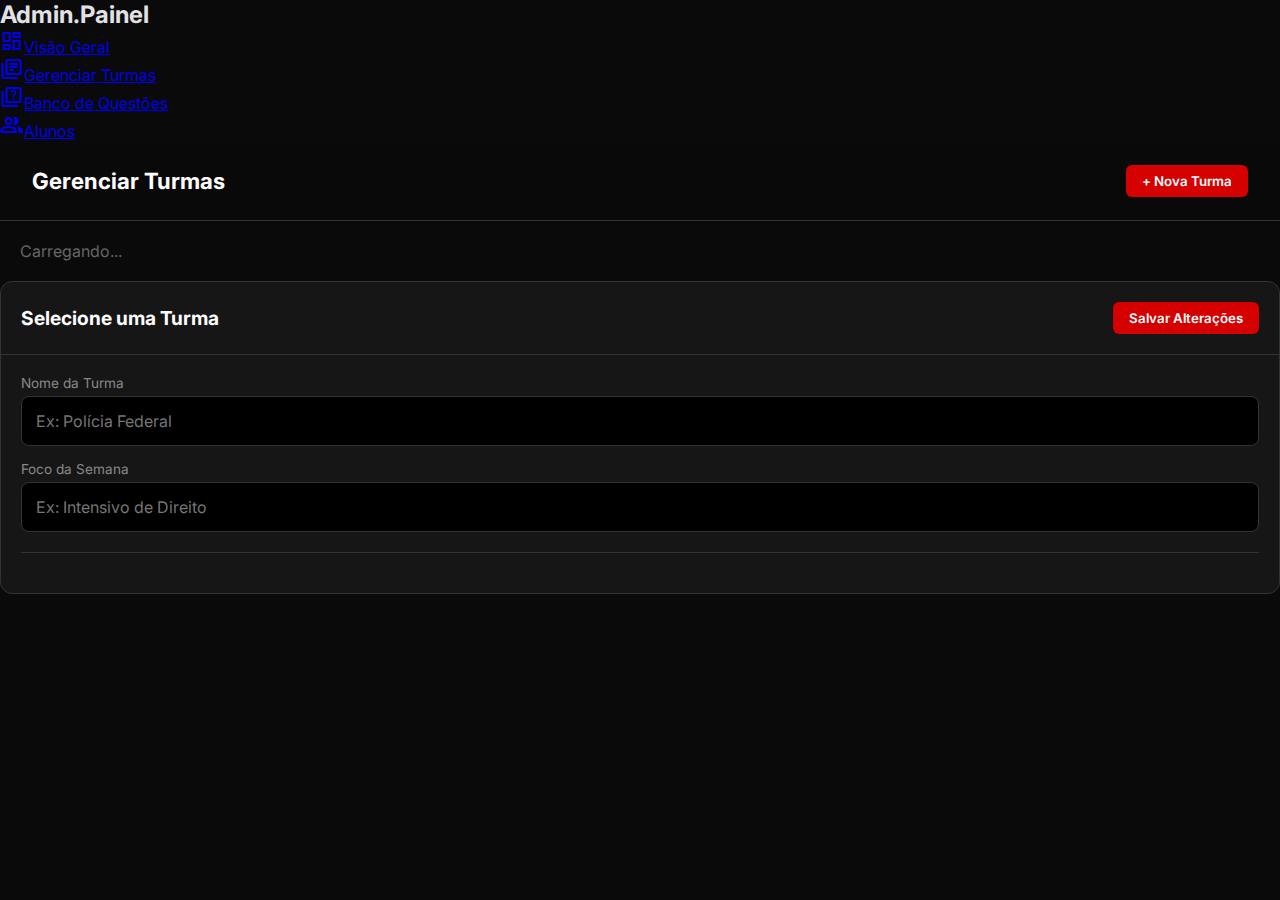
<file: admin_content.html>
<!DOCTYPE html>
<html lang="pt-BR">
<head>
    <meta charset="UTF-8">
    <title>Gerenciar Turmas</title>
    <link rel="stylesheet" href="css/style.css">
    <link rel="stylesheet" href="css/admin.css">
    <link href="https://fonts.googleapis.com/css2?family=Inter:wght@400;600;700&display=swap" rel="stylesheet">
    <link rel="stylesheet" href="https://fonts.googleapis.com/css2?family=Material+Symbols+Outlined:opsz,wght,FILL,GRAD@24,400,0,0" />
</head>
<body>
    <div class="admin-container">
        <aside class="sidebar">
            <div class="logo-area"><h2>Admin<span class="highlight">.Painel</span></h2></div>
            <ul class="nav-links">
                <li><a href="admin_dashboard.html"><span class="material-symbols-outlined">dashboard</span>Visão Geral</a></li>
                <li class="active"><a href="admin_content.html"><span class="material-symbols-outlined">library_books</span>Gerenciar Turmas</a></li>
                <li><a href="admin_questions.html"><span class="material-symbols-outlined">quiz</span>Banco de Questões</a></li>
                <li><a href="admin_students.html"><span class="material-symbols-outlined">group</span>Alunos</a></li>
            </ul>
        </aside>

        <main class="content-area">
            <header class="admin-header">
                <h1>Gerenciar Turmas</h1>
                <button class="btn-save">+ Nova Turma</button>
            </header>

            <div class="split-view">
                <div class="list-panel">
                    <div id="admin-turmas-list">
                        <p style="padding:20px; color:#666">Carregando...</p>
                    </div>
                </div>

                <div class="editor-panel">
                    <div class="editor-top">
                        <h2 id="editor-turma-nome">Selecione uma Turma</h2>
                        <button class="btn-save">Salvar Alterações</button>
                    </div>
                    <div class="editor-scroll">
                        <div class="input-group">
                            <label>Nome da Turma</label>
                            <input type="text" placeholder="Ex: Polícia Federal">
                        </div>
                        <div class="input-group">
                            <label>Foco da Semana</label>
                            <input type="text" placeholder="Ex: Intensivo de Direito">
                        </div>
                        <hr style="border:0; border-top:1px solid #333; margin:20px 0;">
                        </div>
                </div>
            </div>
        </main>
    </div>
    <script type="module" src="js/admin.js"></script>
</body>
</html>
</file>
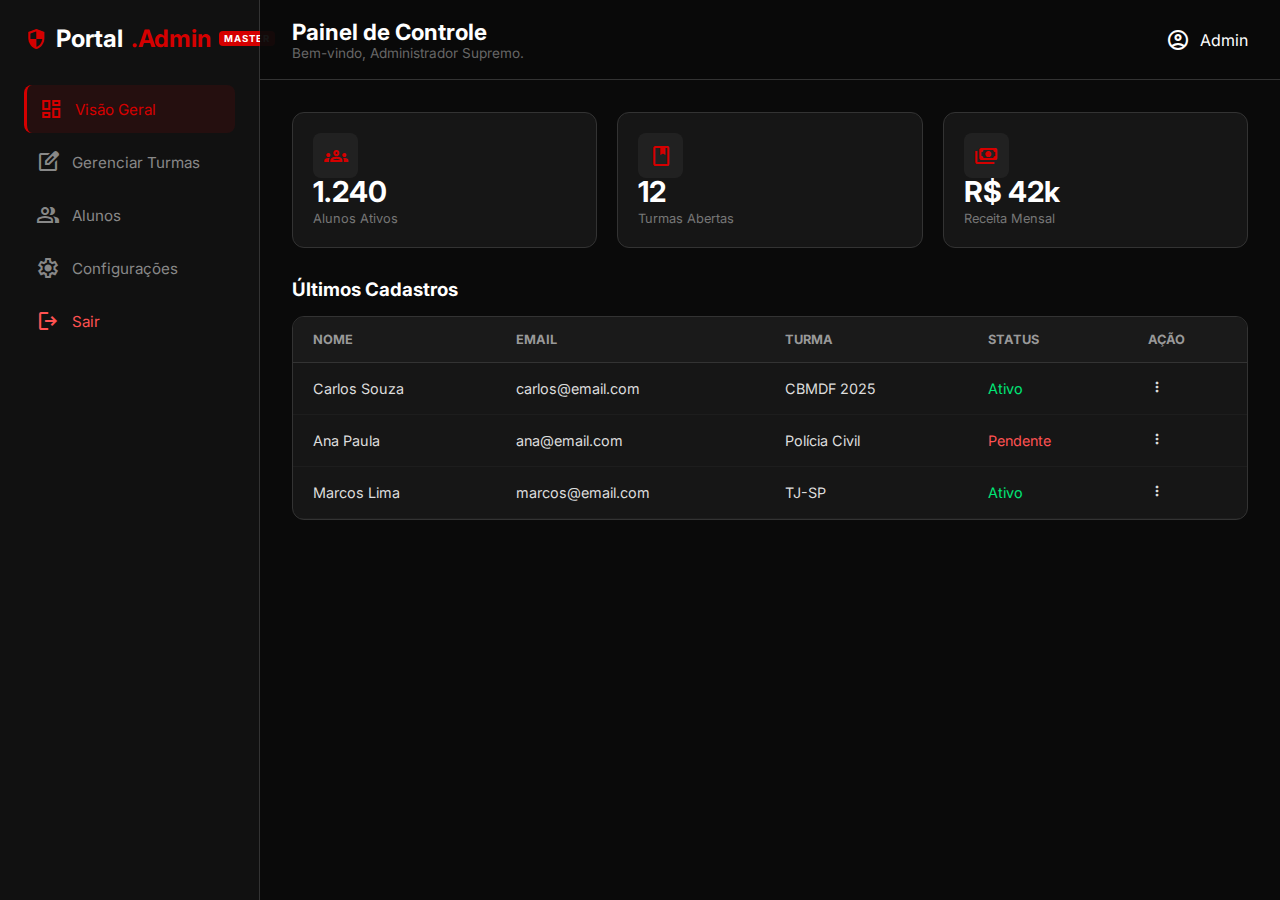
<file: admin_dashboard.html>
<!DOCTYPE html>
<html lang="pt-BR">

<head>
    <meta charset="UTF-8">
    <title>Dashboard Mestre - Admin</title>
    <link rel="stylesheet" href="css/style.css">
    <link rel="stylesheet" href="css/admin.css">
    <link rel="stylesheet"
        href="https://fonts.googleapis.com/css2?family=Material+Symbols+Outlined:opsz,wght,FILL,GRAD@24,400,0,0" />
    <link href="https://fonts.googleapis.com/css2?family=Inter:wght@400;600;700&display=swap" rel="stylesheet">
</head>

<body>

    <div class="admin-layout">

        <aside class="admin-sidebar">
            <div class="admin-logo">
                <span class="material-symbols-outlined" style="color:var(--admin-accent)">security</span>
                Portal<span style="color:var(--admin-accent)">.Admin</span>
                <span class="tag-adm">MASTER</span>
            </div>

            <ul class="admin-nav">
                <li class="active"><a href="admin_dashboard.html"><span
                            class="material-symbols-outlined">dashboard</span>Visão Geral</a></li>
                <li><a href="admin_content.html"><span class="material-symbols-outlined">edit_square</span>Gerenciar
                        Turmas</a></li>
                <li><a href="#"><span class="material-symbols-outlined">group</span>Alunos</a></li>
                <li><a href="#"><span class="material-symbols-outlined">settings</span>Configurações</a></li>
                <li style="margin-top: auto;"><a href="index.html" style="color:#ff5252"><span
                            class="material-symbols-outlined">logout</span>Sair</a></li>
            </ul>
        </aside>

        <div class="admin-main">
            <header class="admin-header">
                <div>
                    <h1>Painel de Controle</h1>
                    <p>Bem-vindo, Administrador Supremo.</p>
                </div>
                <div style="display:flex; align-items:center; gap:10px; color:white">
                    <span class="material-symbols-outlined">account_circle</span> Admin
                </div>
            </header>

            <div class="admin-content-scroll">

                <div class="kpi-row">
                    <div class="kpi-box">
                        <div class="kpi-icon"><span class="material-symbols-outlined">groups</span></div>
                        <div class="kpi-info">
                            <h3>1.240</h3>
                            <span>Alunos Ativos</span>
                        </div>
                    </div>
                    <div class="kpi-box">
                        <div class="kpi-icon"><span class="material-symbols-outlined">class</span></div>
                        <div class="kpi-info">
                            <h3>12</h3>
                            <span>Turmas Abertas</span>
                        </div>
                    </div>
                    <div class="kpi-box">
                        <div class="kpi-icon"><span class="material-symbols-outlined">payments</span></div>
                        <div class="kpi-info">
                            <h3>R$ 42k</h3>
                            <span>Receita Mensal</span>
                        </div>
                    </div>
                </div>

                <h3 style="color:white; margin-bottom:15px">Últimos Cadastros</h3>
                <div class="table-wrapper">
                    <table class="adm-table">
                        <thead>
                            <tr>
                                <th>Nome</th>
                                <th>Email</th>
                                <th>Turma</th>
                                <th>Status</th>
                                <th>Ação</th>
                            </tr>
                        </thead>
                        <tbody>
                            <tr>
                                <td>Carlos Souza</td>
                                <td>carlos@email.com</td>
                                <td>CBMDF 2025</td>
                                <td style="color:#00e676">Ativo</td>
                                <td><span class="material-symbols-outlined"
                                        style="font-size:18px; cursor:pointer">more_vert</span></td>
                            </tr>
                            <tr>
                                <td>Ana Paula</td>
                                <td>ana@email.com</td>
                                <td>Polícia Civil</td>
                                <td style="color:#ff5252">Pendente</td>
                                <td><span class="material-symbols-outlined"
                                        style="font-size:18px; cursor:pointer">more_vert</span></td>
                            </tr>
                            <tr>
                                <td>Marcos Lima</td>
                                <td>marcos@email.com</td>
                                <td>TJ-SP</td>
                                <td style="color:#00e676">Ativo</td>
                                <td><span class="material-symbols-outlined"
                                        style="font-size:18px; cursor:pointer">more_vert</span></td>
                            </tr>
                        </tbody>
                    </table>
                </div>

            </div>
        </div>
    </div>

</body>

</html>
</file>
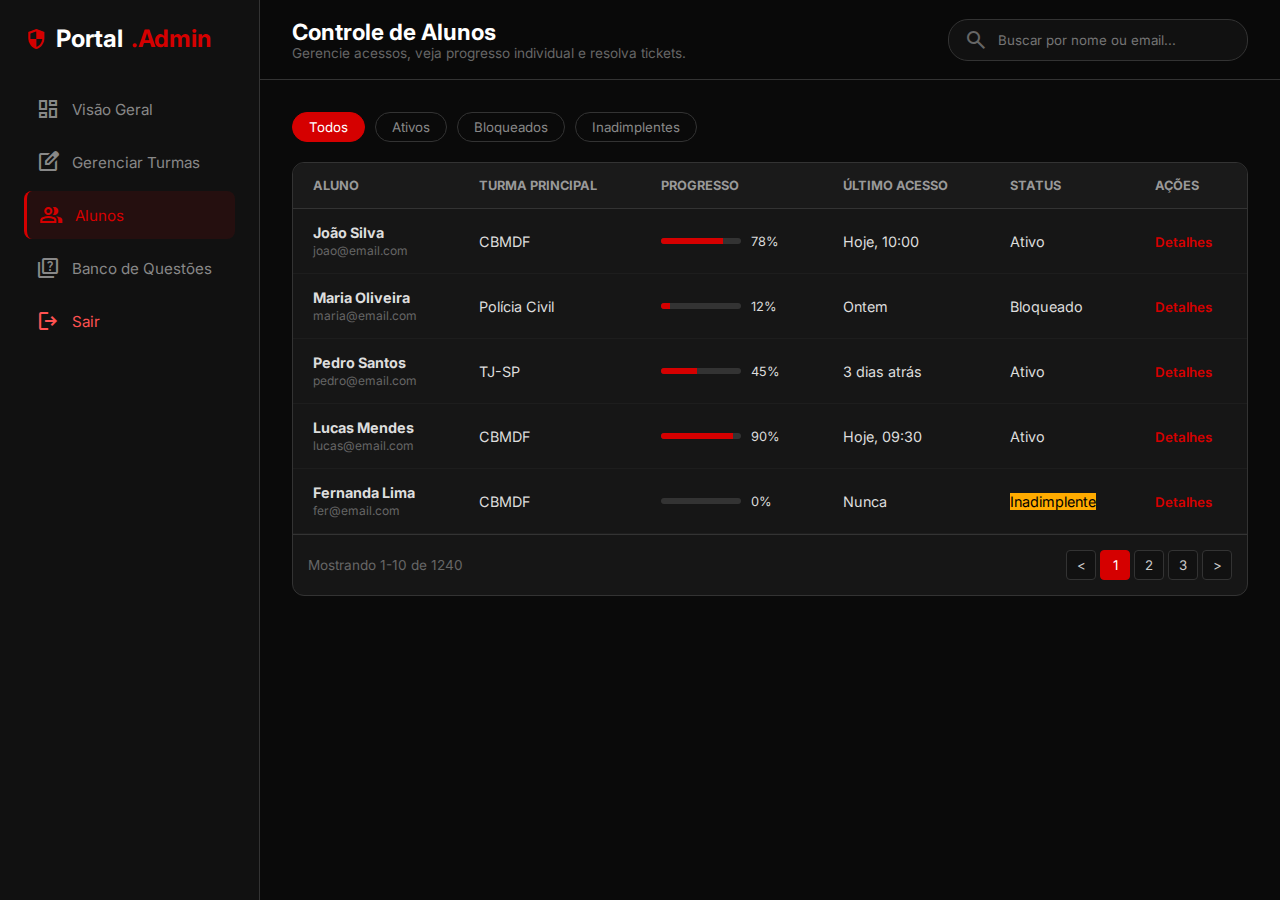
<file: admin_students.html>
<!DOCTYPE html>
<html lang="pt-BR">
<head>
    <meta charset="UTF-8">
    <title>Gerenciar Alunos - Admin</title>
    <link rel="stylesheet" href="css/style.css">
    <link rel="stylesheet" href="css/admin.css">
    <link rel="stylesheet" href="https://fonts.googleapis.com/css2?family=Material+Symbols+Outlined:opsz,wght,FILL,GRAD@24,400,0,0" />
    <link href="https://fonts.googleapis.com/css2?family=Inter:wght@400;600;700&display=swap" rel="stylesheet">
</head>
<body>

    <div class="admin-layout">
        
        <aside class="admin-sidebar">
            <div class="admin-logo">
                <span class="material-symbols-outlined" style="color:var(--admin-accent)">security</span>
                Portal<span style="color:var(--admin-accent)">.Admin</span>
            </div>
            <ul class="admin-nav">
                <li><a href="admin_dashboard.html"><span class="material-symbols-outlined">dashboard</span>Visão Geral</a></li>
                <li><a href="admin_content.html"><span class="material-symbols-outlined">edit_square</span>Gerenciar Turmas</a></li>
                <li class="active"><a href="admin_students.html"><span class="material-symbols-outlined">group</span>Alunos</a></li>
                <li><a href="admin_questions.html"><span class="material-symbols-outlined">quiz</span>Banco de Questões</a></li>
                <li style="margin-top: auto;"><a href="index.html" style="color:#ff5252"><span class="material-symbols-outlined">logout</span>Sair</a></li>
            </ul>
        </aside>
        

        <div class="admin-main">
            <header class="admin-header">
                <div>
                    <h1>Controle de Alunos</h1>
                    <p>Gerencie acessos, veja progresso individual e resolva tickets.</p>
                </div>
                <div class="search-box-admin">
                    <span class="material-symbols-outlined">search</span>
                    <input type="text" placeholder="Buscar por nome ou email...">
                </div>
            </header>

            <div class="admin-content-scroll">
                
                <div class="filter-bar">
                    <button class="filter-btn active">Todos</button>
                    <button class="filter-btn">Ativos</button>
                    <button class="filter-btn">Bloqueados</button>
                    <button class="filter-btn">Inadimplentes</button>
                </div>

                <div class="table-wrapper">
                    <table class="adm-table">
                        <thead>
                            <tr>
                                <th>Aluno</th>
                                <th>Turma Principal</th>
                                <th>Progresso</th>
                                <th>Último Acesso</th>
                                <th>Status</th>
                                <th>Ações</th>
                            </tr>
                        </thead>
                        <tbody id="lista-alunos-completa">
                            </tbody>
                    </table>
                    <div class="pagination">
                        <span>Mostrando 1-10 de 1240</span>
                        <div class="page-controls">
                            <button><</button>
                            <button class="active">1</button>
                            <button>2</button>
                            <button>3</button>
                            <button>></button>
                        </div>
                    </div>
                </div>

            </div>
        </div>
    </div>

    <div id="student-modal" class="modal-overlay">
        <div class="modal-card">
            <div class="modal-header">
                <h3>Detalhes do Aluno</h3>
                <span class="material-symbols-outlined close-modal">close</span>
            </div>
            <div class="modal-body">
                <div class="student-profile-header">
                    <div class="avatar-large">JS</div>
                    <div>
                        <h2>João Silva</h2>
                        <p>joao@email.com</p>
                        <span class="status-pill active">Ativo</span>
                    </div>
                </div>
                
                <div class="stats-mini-row">
                    <div class="stat-box-small">
                        <small>Média Geral</small>
                        <strong>78%</strong>
                    </div>
                    <div class="stat-box-small">
                        <small>Questões</small>
                        <strong>1.204</strong>
                    </div>
                    <div class="stat-box-small">
                        <small>Turma</small>
                        <strong>CBMDF</strong>
                    </div>
                </div>

                <hr class="modal-divider">

                <h4 style="color:#ddd; margin-bottom:10px">Ações Administrativas</h4>
                <div class="modal-actions">
                    <button class="btn-action secondary">Resetar Senha</button>
                    <button class="btn-action secondary">Ver Histórico</button>
                    <button class="btn-action danger">Bloquear Acesso</button>
                </div>
            </div>
        </div>
    </div>

    <script type="module" src="js/admin.js"></script>
</body>
</html>
</file>
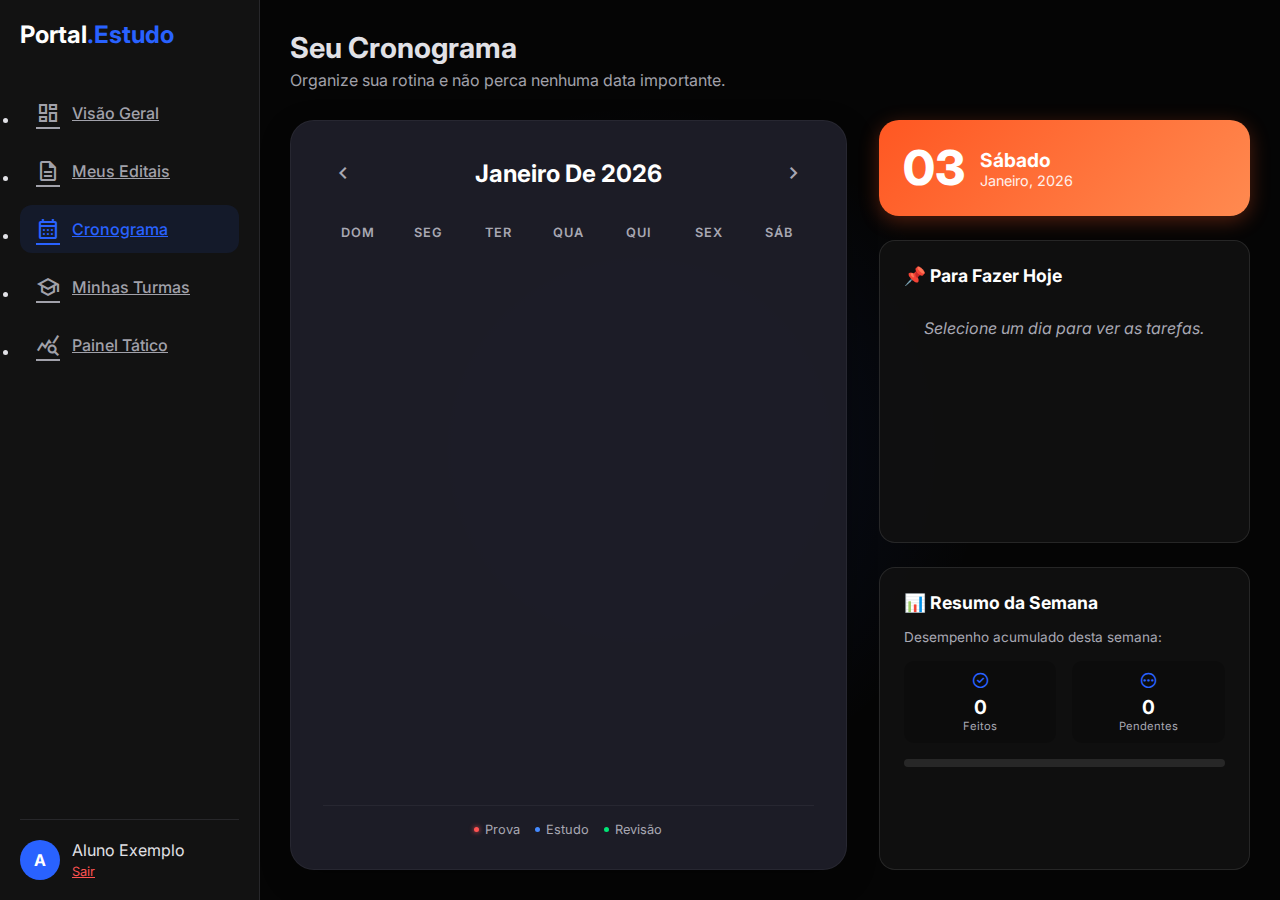
<file: cronograma.html>
<!DOCTYPE html>
<html lang="pt-BR">

<head>
    <meta charset="UTF-8">
    <meta name="viewport" content="width=device-width, initial-scale=1.0">
    <title>Cronograma - Portal de Estudos</title>
    <link rel="stylesheet" href="css/style.css">
    <link rel="stylesheet" href="css/dashboard.css">
    <link rel="stylesheet" href="css/cronograma.css">

    <link href="https://fonts.googleapis.com/css2?family=Inter:wght@400;600;700&display=swap" rel="stylesheet">
    <link rel="stylesheet"
        href="https://fonts.googleapis.com/css2?family=Material+Symbols+Outlined:opsz,wght,FILL,GRAD@24,400,0,0" />
</head>

<body>
    <div class="background-blur dashboard-blur"></div>
    <div class="app-container">

        <nav class="sidebar">
            <div class="logo-area">
                <h2>Portal<span class="highlight">.Estudo</span></h2>
            </div>
            <ul class="nav-links">
                <li><a href="dashboard.html"><span class="material-symbols-outlined">dashboard</span>Visão Geral</a>
                </li>
                <li><a href="editais.html"><span class="material-symbols-outlined">description</span>Meus Editais</a>
                </li>
                <li class="active"><a href="cronograma.html"><span
                            class="material-symbols-outlined">calendar_month</span>Cronograma</a></li>
                <li><a href="turmas.html"><span class="material-symbols-outlined">school</span>Minhas Turmas</a></li>
                <li><a href="dashboard.html"><span class="material-symbols-outlined">query_stats</span>Painel Tático</a>
                </li>
            </ul>
            <div class="user-profile">
                <div class="avatar-circle">A</div>
                <div class="user-info">
                    <p class="user-name">Aluno Exemplo</p>
                    <a href="index.html" class="logout-link">Sair</a>
                </div>
            </div>
        </nav>


        <main class="main-content">
            <header class="top-bar">
                <div class="welcome-text">
                    <h1>Seu Cronograma</h1>
                    <p>Organize sua rotina e não perca nenhuma data importante.</p>
                </div>
            </header>

            <div class="cronograma-grid">

                <div class="calendar-container">
                    <div class="calendar-header">
                        <button id="prev-month" class="nav-btn"><span
                                class="material-symbols-outlined">chevron_left</span></button>
                        <h2 id="month-year-display">Janeiro de 2026</h2>
                        <button id="next-month" class="nav-btn"><span
                                class="material-symbols-outlined">chevron_right</span></button>
                    </div>

                    <div class="weekdays-row">
                        <div>DOM</div>
                        <div>SEG</div>
                        <div>TER</div>
                        <div>QUA</div>
                        <div>QUI</div>
                        <div>SEX</div>
                        <div>SÁB</div>
                    </div>

                    <div class="days-grid" id="days-grid">
                    </div>

                    <div class="calendar-legend">
                        <div class="legend-item"><span class="dot red"></span> Prova</div>
                        <div class="legend-item"><span class="dot blue"></span> Estudo</div>
                        <div class="legend-item"><span class="dot green"></span> Revisão</div>
                    </div>
                </div>

                <div class="details-panel">

                    <div class="selected-date-header">
                        <span id="selected-day-number" class="big-number">03</span>
                        <div class="selected-day-info">
                            <span id="selected-week-day">Sábado</span>
                            <span id="selected-full-date">Janeiro, 2026</span>
                        </div>
                    </div>

                    <div class="panel-section">
                        <h3>📌 Para Fazer Hoje</h3>
                        <div class="tasks-container" id="daily-tasks">
                            <p class="empty-msg">Selecione um dia para ver as tarefas.</p>
                        </div>
                    </div>

                    <div class="panel-section highlight-section">
                        <h3>📊 Resumo da Semana</h3>
                        <p class="section-desc">Desempenho acumulado desta semana:</p>

                        <div class="stats-mini-grid">
                            <div class="stat-box">
                                <span class="material-symbols-outlined">check_circle</span>
                                <strong id="week-done">0</strong>
                                <small>Feitos</small>
                            </div>
                            <div class="stat-box">
                                <span class="material-symbols-outlined">pending</span>
                                <strong id="week-todo">0</strong>
                                <small>Pendentes</small>
                            </div>
                        </div>

                        <div class="progress-week-container">
                            <div class="progress-week-bar" id="week-progress-bar" style="width: 0%"></div>
                        </div>
                    </div>

                </div>

            </div>
        </main>
    </div>

    <script type="module" src="js/db_cronograma.js"></script>
</body>

</html>
</file>
<file: css/dashboard.css>
/* ARQUIVO: css/dashboard.css */

/* --- CORREÇÃO CRÍTICA DE LAYOUT --- */
/* Remove a centralização forçada do style.css original */
body {
    display: block !important;
    background-color: #050505;
    height: 100vh;
    overflow: hidden;
    /* Scroll controlado internamente */
}

/* Container Principal (Flexbox) */
.app-container {
    display: flex;
    height: 100vh;
    width: 100%;
}

/* Sidebar do Aluno */
.sidebar {
    width: 260px;
    background: #121212;
    border-right: 1px solid #27272a;
    display: flex;
    flex-direction: column;
    padding: 20px;
    flex-shrink: 0;
}

.logo-area h2 {
    font-size: 1.5rem;
    margin-bottom: 40px;
    color: white;
}

.highlight {
    color: #2962ff;
}

.nav-links {
    flex: 1;
    display: flex;
    flex-direction: column;
    gap: 10px;
}

.nav-links li a {
    display: flex;
    align-items: center;
    gap: 12px;
    padding: 12px 16px;
    border-radius: 12px;
    color: #a1a1aa;
    transition: 0.2s;
    font-weight: 500;
}

.nav-links li.active a,
.nav-links li a:hover {
    background: rgba(41, 98, 255, 0.1);
    color: #2962ff;
}

/* Perfil do Usuário na Sidebar */
.user-profile {
    border-top: 1px solid #27272a;
    padding-top: 20px;
    display: flex;
    align-items: center;
    gap: 12px;
}

.avatar-circle {
    width: 40px;
    height: 40px;
    background: #2962ff;
    border-radius: 50%;
    display: flex;
    align-items: center;
    justify-content: center;
    font-weight: bold;
    color: white;
}

.logout-link {
    font-size: 0.8rem;
    color: #ff5252;
    cursor: pointer;
}

/* Conteúdo Principal */
.main-content {
    flex: 1;
    padding: 30px;
    overflow-y: auto;
    position: relative;
    z-index: 1;
}

.top-bar {
    display: flex;
    justify-content: space-between;
    align-items: center;
    margin-bottom: 30px;
}

.welcome-text h1 {
    font-size: 1.8rem;
    margin-bottom: 5px;
}

.welcome-text p {
    color: #a1a1aa;
}

/* Cards e Grid do Dashboard */
.dashboard-grid {
    display: grid;
    grid-template-columns: 2fr 1fr;
    /* Esquerda maior, Direita menor */
    gap: 20px;
}

.section-title {
    font-size: 1.1rem;
    margin-bottom: 15px;
    color: #fff;
    border-left: 3px solid #2962ff;
    padding-left: 10px;
}

/* Cards de Provas (Contadores) */
.cards-container {
    display: grid;
    grid-template-columns: repeat(auto-fit, minmax(200px, 1fr));
    gap: 15px;
    margin-bottom: 30px;
}

.prova-card {
    background: #18181b;
    border: 1px solid #27272a;
    border-radius: 12px;
    padding: 20px;
    position: relative;
    overflow: hidden;
}

.prova-card::before {
    content: '';
    position: absolute;
    top: 0;
    left: 0;
    width: 4px;
    height: 100%;
    background: #2962ff;
}

.prova-header {
    display: flex;
    justify-content: space-between;
    margin-bottom: 10px;
}

.prova-tag {
    background: rgba(41, 98, 255, 0.2);
    color: #2962ff;
    padding: 4px 8px;
    border-radius: 4px;
    font-size: 0.75rem;
    font-weight: bold;
}

.prova-timer h4 {
    font-size: 2rem;
    font-weight: 700;
    line-height: 1;
}

.prova-timer p {
    font-size: 0.8rem;
    color: #a1a1aa;
}

.prova-date {
    margin-top: 15px;
    display: flex;
    align-items: center;
    gap: 8px;
    color: #e4e4e7;
    font-size: 0.9rem;
}

/* Turmas Recentes */
.turma-card {
    display: flex;
    align-items: center;
    gap: 15px;
    background: #18181b;
    padding: 15px;
    border-radius: 12px;
    border: 1px solid #27272a;
    margin-bottom: 10px;
}

.turma-icon {
    width: 40px;
    height: 40px;
    background: rgba(0, 230, 118, 0.1);
    color: #00e676;
    border-radius: 8px;
    display: flex;
    align-items: center;
    justify-content: center;
}

.turma-details h4 {
    font-size: 0.95rem;
}

.turma-details p {
    font-size: 0.8rem;
    color: #a1a1aa;
}

.btn-acessar {
    margin-left: auto;
    background: transparent;
    border: 1px solid #27272a;
    color: white;
    padding: 6px 12px;
    border-radius: 6px;
    cursor: pointer;
    font-size: 0.8rem;
}

.btn-acessar:hover {
    background: #2962ff;
    border-color: #2962ff;
}

/* Lista de Editais */
.edital-card {
    margin-bottom: 15px;
    background: #18181b;
    padding: 15px;
    border-radius: 12px;
    border: 1px solid #27272a;
}

.edital-info {
    display: flex;
    justify-content: space-between;
    margin-bottom: 8px;
}

.progress-container {
    height: 6px;
    background: #27272a;
    border-radius: 3px;
    overflow: hidden;
    margin-bottom: 5px;
}

.progress-bar {
    height: 100%;
    background: #2962ff;
}

.progress-text {
    font-size: 0.75rem;
    color: #a1a1aa;
}

/* Agenda Lateral */
.todo-list {
    list-style: none;
}

.todo-item {
    display: flex;
    gap: 12px;
    padding: 12px 0;
    border-bottom: 1px solid #27272a;
}

.check-icon {
    color: #555;
    cursor: pointer;
}

.todo-item.done .check-icon {
    color: #00e676;
}

.todo-item.done .task-info {
    text-decoration: line-through;
    opacity: 0.5;
}

.task-info strong {
    display: block;
    font-size: 0.9rem;
}

.task-info small {
    color: #71717a;
    font-size: 0.8rem;
}

/* Responsividade */
@media (max-width: 900px) {
    .dashboard-grid {
        grid-template-columns: 1fr;
    }
}
</file>
<file: css/cronograma.css>
/* Layout Principal Dividido */
.cronograma-grid {
    display: grid;
    grid-template-columns: 1.5fr 1fr;
    /* Calendário maior, detalhes menor */
    gap: 2rem;
    height: calc(100vh - 150px);
}

/* --- CALENDÁRIO (Esquerda) --- */
.calendar-container {
    background: rgba(30, 30, 40, 0.95);
    /* Fundo bem escuro estilo a imagem */
    border-radius: 24px;
    padding: 2rem;
    box-shadow: 0 10px 30px rgba(0, 0, 0, 0.3);
    border: 1px solid rgba(255, 255, 255, 0.05);
    display: flex;
    flex-direction: column;
}

/* Cabeçalho do Mês */
.calendar-header {
    display: flex;
    justify-content: space-between;
    align-items: center;
    margin-bottom: 2rem;
}

.calendar-header h2 {
    color: white;
    font-size: 1.5rem;
    text-transform: capitalize;
    font-weight: 700;
}

.nav-btn {
    background: transparent;
    border: none;
    color: var(--text-gray);
    cursor: pointer;
    border-radius: 50%;
    width: 40px;
    height: 40px;
    transition: 0.2s;
    display: flex;
    align-items: center;
    justify-content: center;
}

.nav-btn:hover {
    background: rgba(255, 255, 255, 0.1);
    color: white;
}

/* Dias da Semana (DOM, SEG...) */
.weekdays-row {
    display: grid;
    grid-template-columns: repeat(7, 1fr);
    text-align: center;
    color: var(--text-gray);
    font-size: 0.8rem;
    font-weight: 600;
    margin-bottom: 1rem;
    text-transform: uppercase;
    letter-spacing: 1px;
}

/* Grid de Dias */
.days-grid {
    display: grid;
    grid-template-columns: repeat(7, 1fr);
    gap: 10px;
    flex: 1;
}

.calendar-day {
    display: flex;
    flex-direction: column;
    align-items: center;
    justify-content: center;
    height: 60px;
    /* Altura do dia */
    border-radius: 12px;
    color: white;
    font-size: 1rem;
    cursor: pointer;
    position: relative;
    transition: all 0.2s ease;
}

.calendar-day:hover:not(.empty) {
    background-color: rgba(255, 255, 255, 0.05);
}

.calendar-day.empty {
    cursor: default;
}

/* O ESTILO LARANJA DA IMAGEM */
.calendar-day.active {
    background-color: #ff5722;
    /* Laranja vibrante */
    color: white;
    font-weight: bold;
    box-shadow: 0 4px 15px rgba(255, 87, 34, 0.4);
    transform: scale(1.05);
}

/* Indicadores (Bolinhas) */
.day-dots {
    display: flex;
    gap: 3px;
    position: absolute;
    bottom: 8px;
}

.dot {
    width: 5px;
    height: 5px;
    border-radius: 50%;
}

.dot.red {
    background-color: #ff5252;
    box-shadow: 0 0 5px #ff5252;
}

/* Prova */
.dot.blue {
    background-color: #448aff;
}

/* Estudo */
.dot.green {
    background-color: #00e676;
}

/* Revisão */

/* Legenda */
.calendar-legend {
    display: flex;
    gap: 15px;
    justify-content: center;
    margin-top: 1.5rem;
    border-top: 1px solid rgba(255, 255, 255, 0.05);
    padding-top: 1rem;
}

.legend-item {
    color: var(--text-gray);
    font-size: 0.8rem;
    display: flex;
    align-items: center;
    gap: 6px;
}

/* --- PAINEL DE DETALHES (Direita) --- */
.details-panel {
    display: flex;
    flex-direction: column;
    gap: 1.5rem;
}

/* Cabeçalho da Data Selecionada */
.selected-date-header {
    background: linear-gradient(135deg, #ff5722 0%, #ff8a50 100%);
    border-radius: 20px;
    padding: 1.5rem;
    display: flex;
    align-items: center;
    gap: 15px;
    color: white;
    box-shadow: 0 5px 20px rgba(255, 87, 34, 0.3);
}

.big-number {
    font-size: 3rem;
    font-weight: 800;
    line-height: 1;
}

.selected-day-info {
    display: flex;
    flex-direction: column;
}

#selected-week-day {
    font-size: 1.2rem;
    font-weight: 700;
}

#selected-full-date {
    font-size: 0.9rem;
    opacity: 0.9;
}

/* Seções do Painel */
.panel-section {
    background: rgba(18, 18, 18, 0.8);
    border: 1px solid rgba(255, 255, 255, 0.1);
    border-radius: 16px;
    padding: 1.5rem;
    flex: 1;
}

.panel-section h3 {
    color: white;
    font-size: 1.1rem;
    margin-bottom: 1rem;
    display: flex;
    align-items: center;
    gap: 8px;
}

.section-desc {
    color: var(--text-gray);
    font-size: 0.85rem;
    margin-bottom: 1rem;
}

/* Lista de Tarefas */
.task-card {
    background: rgba(255, 255, 255, 0.03);
    padding: 12px;
    border-radius: 10px;
    margin-bottom: 10px;
    border-left: 3px solid transparent;
}

.task-card.type-prova {
    border-left-color: #ff5252;
    background: rgba(255, 82, 82, 0.1);
}

.task-card.type-estudo {
    border-left-color: #448aff;
}

.task-card.type-revisao {
    border-left-color: #00e676;
}

.task-card h4 {
    color: white;
    font-size: 0.95rem;
    margin-bottom: 4px;
}

.task-card p {
    color: var(--text-gray);
    font-size: 0.8rem;
}

.empty-msg {
    color: var(--text-gray);
    font-style: italic;
    text-align: center;
    margin-top: 2rem;
}

/* Resumo da Semana */
.stats-mini-grid {
    display: flex;
    gap: 1rem;
    margin-bottom: 1rem;
}

.stat-box {
    flex: 1;
    background: rgba(0, 0, 0, 0.2);
    border-radius: 10px;
    padding: 10px;
    text-align: center;
    display: flex;
    flex-direction: column;
    align-items: center;
}

.stat-box strong {
    font-size: 1.2rem;
    color: white;
    display: block;
}

.stat-box small {
    font-size: 0.7rem;
    color: var(--text-gray);
}

.stat-box .material-symbols-outlined {
    font-size: 1.2rem;
    margin-bottom: 5px;
    color: var(--primary-blue);
}

.progress-week-container {
    height: 8px;
    background: rgba(255, 255, 255, 0.1);
    border-radius: 4px;
    overflow: hidden;
}

.progress-week-bar {
    height: 100%;
    background: #00e676;
    transition: width 0.5s;
}

/* Responsividade */
@media (max-width: 900px) {
    .cronograma-grid {
        grid-template-columns: 1fr;
        height: auto;
    }
}
</file>
<file: css/style.css>
/* ARQUIVO: css/style.css */

/* RESET E CONFIGURAÇÕES */
* {
    margin: 0;
    padding: 0;
    box-sizing: border-box;
    font-family: 'Inter', sans-serif;
}

/* ARQUIVO: css/style.css */

:root {
    /* Cores Exatas da Página de Questões (Baseado no admin.css) */
    --bg-color: #121214;       /* Fundo geral bem escuro */
    --sidebar-bg: #202024;     /* Fundo da Sidebar (Cinza Chumbo) */
    --card-bg: #202024;        /* Fundo dos Cards */
    --border-color: #323238;   /* Cor da borda sutil */
    
    --primary-blue: #2962ff;
    --primary-blue-low: rgba(41, 98, 255, 0.1); /* Fundo do item ativo */
    
    --text-white: #e1e1e6;
    --text-gray: #a8a8b3;
    --danger-red: #f75a68;
}

body {
    background-color: var(--bg-color);
    color: var(--text-white);
    font-family: 'Inter', sans-serif;
    display: block !important; /* Correção de layout */
    height: 100vh;
    overflow: hidden;
    margin: 0;
    padding: 0;
}

/* EFEITO DE FUNDO (GLOW) - Mantido pois dá o charme */
.background-blur {
    position: absolute;
    width: 700px;
    height: 700px;
    background: radial-gradient(circle, rgba(41, 98, 255, 0.12) 0%, rgba(0, 0, 0, 0) 70%);
    top: 50%;
    left: 50%;
    transform: translate(-50%, -50%);
    z-index: -1;
    pointer-events: none;
}

/* LOGIN CARD */
.login-card {
    background-color: rgba(24, 24, 27, 0.8);
    /* Translúcido */
    backdrop-filter: blur(12px);
    padding: 2.5rem;
    border-radius: 16px;
    width: 100%;
    max-width: 420px;
    border: 1px solid var(--border-color);
    box-shadow: 0 8px 32px rgba(0, 0, 0, 0.5);
}

.login-header h1 {
    font-size: 1.8rem;
    font-weight: 700;
    margin-bottom: 0.5rem;
    /* Texto com Gradiente */
    background: var(--primary-gradient);
    -webkit-background-clip: text;
    -webkit-text-fill-color: transparent;
}

/* INPUTS */
.input-group label {
    display: block;
    margin-bottom: 0.5rem;
    color: var(--text-gray);
    font-size: 0.9rem;
}

.input-group input {
    width: 100%;
    padding: 14px;
    background-color: #000000;
    /* Fundo input bem escuro para contraste */
    border: 1px solid var(--border-color);
    border-radius: 8px;
    color: var(--text-white);
    font-size: 1rem;
    outline: none;
    transition: all 0.3s ease;
}

.input-group input:focus {
    border-color: var(--primary-blue);
    box-shadow: 0 0 0 2px rgba(41, 98, 255, 0.2);
}

/* BOTÕES */
.btn-login {
    width: 100%;
    padding: 14px;
    background: var(--primary-gradient);
    /* Mantendo o gradiente no botão */
    color: white;
    border: none;
    border-radius: 8px;
    font-size: 1rem;
    font-weight: 600;
    cursor: pointer;
    transition: transform 0.2s, box-shadow 0.2s;
}

.btn-login:hover {
    transform: translateY(-2px);
    box-shadow: 0 4px 15px rgba(41, 98, 255, 0.3);
}

/* UTILS */
.divider {
    margin: 1.5rem 0;
    text-align: center;
    position: relative;
}

.divider::before {
    content: '';
    position: absolute;
    left: 0;
    top: 50%;
    width: 100%;
    height: 1px;
    background-color: var(--border-color);
}

.divider span {
    position: relative;
    background-color: #18181b;
    padding: 0 10px;
    color: var(--text-gray);
    font-size: 0.8rem;
}

#msg-erro {
    color: var(--danger-red);
    text-align: center;
    margin-top: 1rem;
    display: none;
}
</file>
<file: css/admin.css>
/* --- RESET E ESTRUTURA MESTRA --- */
:root {
    --admin-bg: #0a0a0a;
    --admin-sidebar-bg: #111;
    --admin-border: #333;
    --admin-accent: #d50000;
    /* Vermelho Admin */
    --admin-text: #eee;
    --admin-text-muted: #888;
}

body {
    background-color: var(--admin-bg);
    overflow: hidden;
    /* Evita scroll na janela toda */
}

/* O CONTAINER PRINCIPAL - TRAVA O LAYOUT */
.admin-layout {
    display: grid;
    grid-template-columns: 260px 1fr;
    /* Sidebar fixa | Conteúdo Flexível */
    height: 100vh;
    width: 100vw;
}

/* --- SIDEBAR (ESQUERDA) --- */
.admin-sidebar {
    background-color: var(--admin-sidebar-bg);
    border-right: 1px solid var(--admin-border);
    display: flex;
    flex-direction: column;
    padding: 1.5rem;
    height: 100%;
}

.admin-logo {
    font-size: 1.5rem;
    color: white;
    margin-bottom: 2rem;
    font-weight: bold;
    display: flex;
    align-items: center;
    gap: 8px;
}

.tag-adm {
    background: var(--admin-accent);
    color: white;
    font-size: 0.6rem;
    padding: 2px 5px;
    border-radius: 4px;
    letter-spacing: 1px;
}

.admin-nav {
    list-style: none;
    display: flex;
    flex-direction: column;
    gap: 5px;
}

.admin-nav a {
    display: flex;
    align-items: center;
    gap: 12px;
    padding: 12px;
    border-radius: 8px;
    color: var(--admin-text-muted);
    text-decoration: none;
    transition: 0.2s;
    font-size: 0.95rem;
}

.admin-nav a:hover,
.admin-nav li.active a {
    background: rgba(213, 0, 0, 0.1);
    color: var(--admin-accent);
}

.admin-nav li.active a {
    border-left: 3px solid var(--admin-accent);
}

/* --- CONTEÚDO (DIREITA) --- */
.admin-main {
    display: flex;
    flex-direction: column;
    height: 100vh;
    overflow: hidden;
    /* Scroll interno apenas */
    position: relative;
}

/* Header do Admin */
.admin-header {
    height: 80px;
    padding: 0 2rem;
    border-bottom: 1px solid var(--admin-border);
    display: flex;
    justify-content: space-between;
    align-items: center;
    background: rgba(10, 10, 10, 0.95);
    flex-shrink: 0;
    /* Não encolhe */
}

.admin-header h1 {
    font-size: 1.4rem;
    color: white;
}

.admin-header p {
    color: #666;
    font-size: 0.85rem;
}

/* Área de Scroll do Conteúdo */
.admin-content-scroll {
    flex: 1;
    overflow-y: auto;
    padding: 2rem;
}

/* --- CARDS DASHBOARD (Dashboard) --- */
.kpi-row {
    display: flex;
    gap: 20px;
    margin-bottom: 30px;
    flex-wrap: wrap;
}

/* Se não existir, adicione ou ajuste */
.kpi-box {
    /* Mantém o estilo base, mas permite overrides via style inline no JS */
    flex: 1; min-width: 250px;
    background: #161616; border: 1px solid var(--admin-border);
    padding: 20px; border-radius: 12px;
    /* Removemos o display:flex fixo daqui se formos usar display:block no inline, 
       ou criamos uma classe específica para turmas */
}

/* Sugestão: Classe específica para os cards de turma */
.turma-kpi-card {
    flex: 1; min-width: 280px;
    background: #161616; border: 1px solid var(--admin-border);
    padding: 20px; border-radius: 12px;
    display: flex; flex-direction: column; gap: 10px;
}

.kpi-icon {
    width: 45px;
    height: 45px;
    background: rgba(255, 255, 255, 0.05);
    border-radius: 8px;
    display: flex;
    align-items: center;
    justify-content: center;
    color: var(--admin-accent);
}

.kpi-info h3 {
    font-size: 1.8rem;
    color: white;
    line-height: 1;
}

.kpi-info span {
    color: #777;
    font-size: 0.8rem;
}

/* Tabela Organizada */
.table-wrapper {
    background: #161616;
    border: 1px solid var(--admin-border);
    border-radius: 12px;
    overflow: hidden;
}

.adm-table {
    width: 100%;
    border-collapse: collapse;
    text-align: left;
}

.adm-table th {
    padding: 15px 20px;
    background: #1a1a1a;
    color: #999;
    font-size: 0.8rem;
    text-transform: uppercase;
    border-bottom: 1px solid var(--admin-border);
}

.adm-table td {
    padding: 15px 20px;
    color: #ddd;
    font-size: 0.9rem;
    border-bottom: 1px solid rgba(255, 255, 255, 0.03);
}

.adm-table tr:hover {
    background: rgba(255, 255, 255, 0.02);
}

/* --- GERENCIADOR DE TURMAS (Layout Dividido) --- */
.manager-layout {
    display: grid;
    grid-template-columns: 300px 1fr;
    /* Lista Fixa | Editor Flex */
    gap: 20px;
    height: 100%;
    /* Ocupa todo o espaço do container de scroll */
    min-height: 500px;
}

/* Lista Lateral (Turmas) */
.turmas-list-panel {
    background: #161616;
    border: 1px solid var(--admin-border);
    border-radius: 12px;
    display: flex;
    flex-direction: column;
    overflow: hidden;
}

.panel-header {
    padding: 15px;
    border-bottom: 1px solid var(--admin-border);
    display: flex;
    justify-content: space-between;
    align-items: center;
}

.panel-header h3 {
    color: #ddd;
    font-size: 0.9rem;
}

.list-scroll {
    flex: 1;
    overflow-y: auto;
    padding: 10px;
}

.turma-item {
    padding: 12px;
    margin-bottom: 5px;
    border-radius: 6px;
    color: #ccc;
    cursor: pointer;
    transition: 0.2s;
    display: flex;
    justify-content: space-between;
    align-items: center;
}

.turma-item:hover {
    background: rgba(255, 255, 255, 0.05);
}

.turma-item.active {
    background: rgba(213, 0, 0, 0.15);
    color: var(--admin-accent);
    border: 1px solid rgba(213, 0, 0, 0.3);
}

/* Editor (Direita) */
.editor-panel {
    background: #161616;
    border: 1px solid var(--admin-border);
    border-radius: 12px;
    display: flex;
    flex-direction: column;
}

.editor-top {
    padding: 20px;
    border-bottom: 1px solid var(--admin-border);
    display: flex;
    justify-content: space-between;
    align-items: center;
}

.editor-top h2 {
    color: white;
    font-size: 1.2rem;
}

.btn-save {
    background: var(--admin-accent);
    color: white;
    border: none;
    padding: 8px 16px;
    border-radius: 6px;
    cursor: pointer;
    font-weight: 600;
}

.btn-save:hover {
    background: #b71c1c;
}

.editor-scroll {
    flex: 1;
    overflow-y: auto;
    padding: 20px;
}

/* Inputs e Semanas */
.input-group {
    margin-bottom: 15px;
}

.input-group label {
    display: block;
    color: #888;
    margin-bottom: 5px;
    font-size: 0.85rem;
}

.dark-input {
    width: 100%;
    background: #0a0a0a;
    border: 1px solid #333;
    color: white;
    padding: 10px;
    border-radius: 6px;
}

.week-block {
    background: #0a0a0a;
    border: 1px solid #333;
    border-radius: 8px;
    margin-bottom: 15px;
    overflow: hidden;
}

.week-title-bar {
    padding: 10px 15px;
    background: rgba(255, 255, 255, 0.03);
    border-bottom: 1px solid #333;
    color: white;
    font-weight: bold;
    display: flex;
    justify-content: space-between;
}

.week-body {
    padding: 15px;
}

.task-row {
    display: flex;
    gap: 10px;
    margin-bottom: 10px;
}

.btn-add {
    background: transparent;
    border: 1px dashed #555;
    color: #777;
    width: 100%;
    padding: 8px;
    border-radius: 6px;
    cursor: pointer;
}

.btn-add:hover {
    border-color: var(--admin-accent);
    color: var(--admin-accent);
}

/* Ícones e Ações */
.actions {
    display: flex;
    gap: 5px;
}

.icon-btn {
    cursor: pointer;
    color: #666;
    font-size: 1.1rem;
}

.icon-btn:hover {
    color: var(--admin-accent);
}

/* --- ESTILOS NOVOS PARA ALUNOS E QUESTÕES --- */

/* Barra de Busca Topo */
.search-box-admin {
    background: #111;
    border: 1px solid #333;
    padding: 8px 15px;
    border-radius: 20px;
    display: flex;
    align-items: center;
    gap: 10px;
    width: 300px;
}

.search-box-admin input {
    background: transparent;
    border: none;
    color: white;
    outline: none;
    width: 100%;
}

.search-box-admin span {
    color: #666;
}

/* Filtros */
.filter-bar {
    display: flex;
    gap: 10px;
    margin-bottom: 20px;
}

.filter-btn {
    background: transparent;
    border: 1px solid #333;
    color: #888;
    padding: 6px 16px;
    border-radius: 20px;
    cursor: pointer;
    transition: 0.2s;
}

.filter-btn:hover,
.filter-btn.active {
    background: var(--admin-accent);
    color: white;
    border-color: var(--admin-accent);
}

/* Paginação */
.pagination {
    display: flex;
    justify-content: space-between;
    align-items: center;
    padding: 15px;
    border-top: 1px solid #333;
    color: #666;
    font-size: 0.85rem;
}

.page-controls button {
    background: #111;
    border: 1px solid #333;
    color: #ccc;
    width: 30px;
    height: 30px;
    border-radius: 4px;
    cursor: pointer;
}

.page-controls button.active {
    background: var(--admin-accent);
    border-color: var(--admin-accent);
    color: white;
}

/* MODAL DE ALUNO */
.modal-overlay {
    position: fixed;
    top: 0;
    left: 0;
    width: 100%;
    height: 100%;
    background: rgba(0, 0, 0, 0.7);
    backdrop-filter: blur(5px);
    display: none;
    /* JS ativa com display: flex */
    justify-content: center;
    align-items: center;
    z-index: 1000;
}

.modal-card {
    background: #161616;
    border: 1px solid #333;
    width: 500px;
    border-radius: 12px;
    overflow: hidden;
    box-shadow: 0 10px 40px rgba(0, 0, 0, 0.5);
}

.modal-header {
    padding: 15px 20px;
    background: #1a1a1a;
    border-bottom: 1px solid #333;
    display: flex;
    justify-content: space-between;
    align-items: center;
    color: white;
}

.close-modal {
    cursor: pointer;
    color: #666;
}

.close-modal:hover {
    color: white;
}

.modal-body {
    padding: 25px;
}

.student-profile-header {
    display: flex;
    gap: 20px;
    align-items: center;
    margin-bottom: 20px;
}

.avatar-large {
    width: 70px;
    height: 70px;
    border-radius: 50%;
    background: #333;
    display: flex;
    align-items: center;
    justify-content: center;
    font-size: 1.5rem;
    color: white;
    font-weight: bold;
}

.stats-mini-row {
    display: flex;
    gap: 15px;
    margin-bottom: 20px;
}

.stat-box-small {
    flex: 1;
    background: #111;
    padding: 10px;
    border-radius: 8px;
    text-align: center;
    border: 1px solid #333;
}

.stat-box-small small {
    display: block;
    color: #666;
    font-size: 0.75rem;
}

.stat-box-small strong {
    color: white;
    font-size: 1.1rem;
}

.modal-divider {
    border: 0;
    border-top: 1px solid #333;
    margin: 20px 0;
}

.modal-actions {
    display: flex;
    gap: 10px;
}

.btn-action.danger {
    background: rgba(213, 0, 0, 0.2);
    color: #ff5252;
    border: 1px solid #ff5252;
}

/* BANCO DE QUESTÕES (Estilos Árvore e Editor) */
.folder-item {
    margin-bottom: 10px;
}

.folder-header {
    color: #ccc;
    cursor: pointer;
    display: flex;
    align-items: center;
    gap: 8px;
    padding: 5px;
}

.folder-children {
    padding-left: 25px;
    display: flex;
    flex-direction: column;
    gap: 5px;
    margin-top: 5px;
}

.sub-item {
    color: #666;
    font-size: 0.9rem;
    cursor: pointer;
    padding: 5px;
    border-radius: 4px;
}

.sub-item:hover,
.sub-item.active {
    background: rgba(213, 0, 0, 0.1);
    color: var(--admin-accent);
}

.area-large {
    height: 100px;
    resize: vertical;
}

.area-medium {
    height: 80px;
    resize: vertical;
}

/* Alternativas (A, B, C, D) */
.option-row {
    display: flex;
    align-items: center;
    gap: 10px;
    margin-bottom: 10px;
    padding: 10px;
    border-radius: 8px;
    border: 1px solid transparent;
    transition: 0.2s;
}

.option-row.correct {
    background: rgba(0, 230, 118, 0.05);
    border-color: rgba(0, 230, 118, 0.3);
}

.radio-circle {
    width: 30px;
    height: 30px;
    border-radius: 50%;
    border: 2px solid #555;
    display: flex;
    align-items: center;
    justify-content: center;
    color: #888;
    font-weight: bold;
    cursor: pointer;
    flex-shrink: 0;
}

.radio-circle.selected {
    border-color: #00e676;
    background: #00e676;
    color: black;
}

.tag-difficulty {
    padding: 4px 10px;
    border-radius: 4px;
    font-size: 0.8rem;
    font-weight: bold;
}

.tag-difficulty.medium {
    background: rgba(255, 171, 0, 0.2);
    color: #ffab00;
}

.meta-row {
    display: flex;
    gap: 20px;
}

.input-group.half {
    flex: 1;
}
/* --- DETALHES DE UI & FEEDBACK --- */

/* Notificação Toast (Feedback de Ação) */
.toast-notification {
    position: fixed;
    bottom: 30px;
    right: 30px;
    background: #18181b;
    border: 1px solid #333;
    border-left: 4px solid var(--admin-accent);
    color: white;
    padding: 15px 25px;
    border-radius: 8px;
    box-shadow: 0 10px 30px rgba(0,0,0,0.5);
    display: flex;
    align-items: center;
    gap: 12px;
    transform: translateY(100px);
    opacity: 0;
    transition: all 0.4s cubic-bezier(0.68, -0.55, 0.265, 1.55);
    z-index: 2000;
}

.toast-notification.show {
    transform: translateY(0);
    opacity: 1;
}

.toast-notification.success { border-left-color: #00e676; }
.toast-notification.error { border-left-color: #ff5252; }

/* Animação suave nos filtros */
.adm-table tbody tr {
    animation: fadeSlideIn 0.3s ease forwards;
}

@keyframes fadeSlideIn {
    from { opacity: 0; transform: translateY(10px); }
    to { opacity: 1; transform: translateY(0); }
}
</file>
